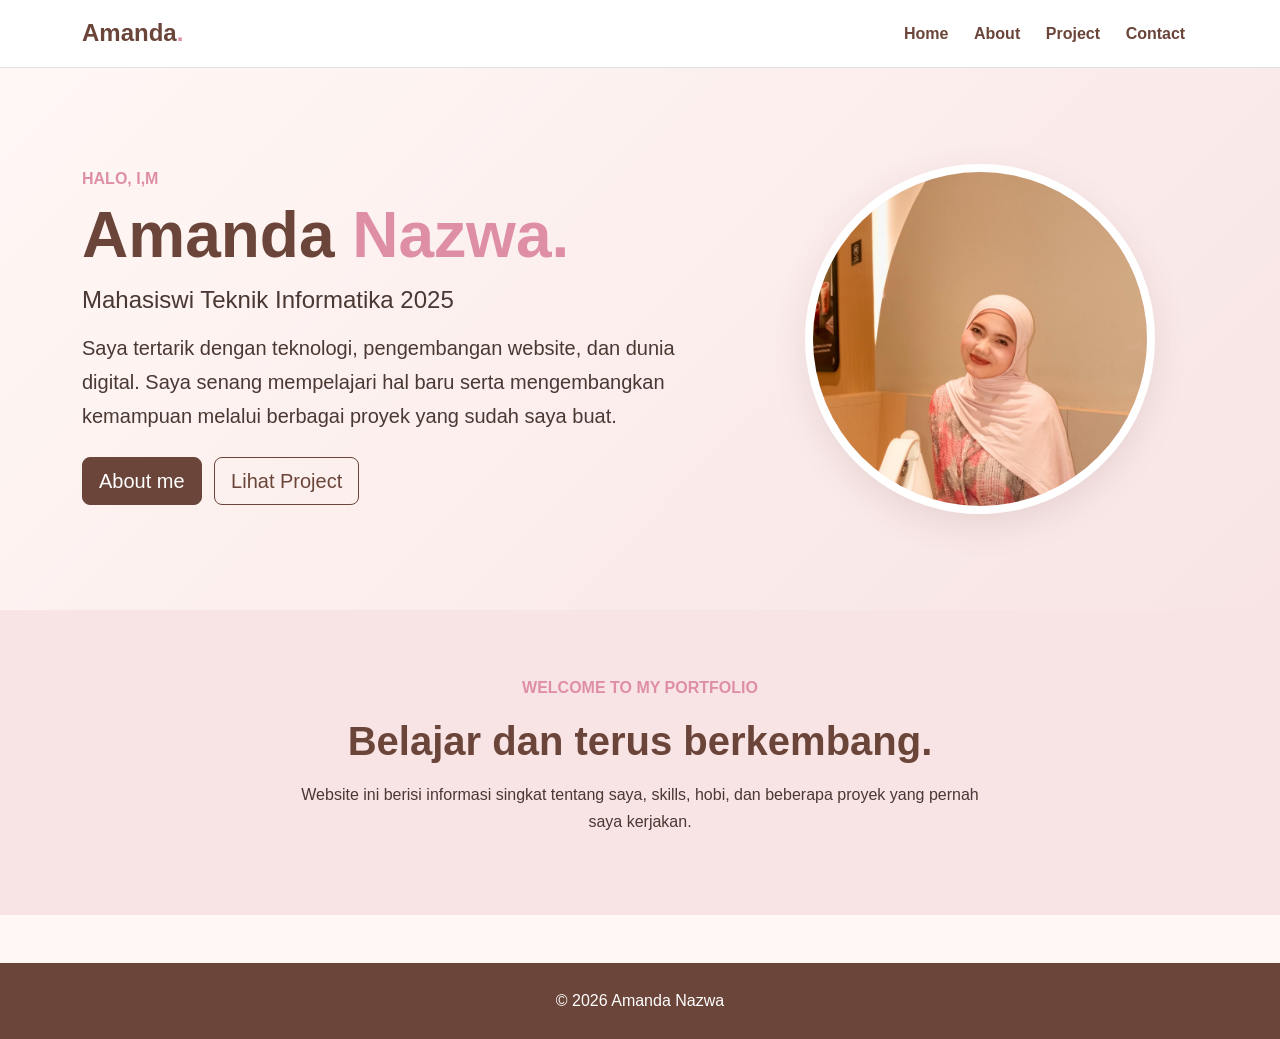
<file: index.html>
<!DOCTYPE html>
<html lang="id">
<head>
  <meta charset="UTF-8">
  <meta name="viewport" content="width=device-width, initial-scale=1">
  <meta name="description" content="Website portofolio Amanda Nazwa, mahasiswa Teknik Informatika.">
  <title>Beranda | Amanda Nazwa</title>
  <link href="https://cdn.jsdelivr.net/npm/bootstrap@5.3.3/dist/css/bootstrap.min.css" rel="stylesheet">
  <link rel="stylesheet" href="/style.css">
</head>
<body>

<header>
  <nav class="navbar navbar-expand-lg navbar-light bg-white sticky-top border-bottom">
    <div class="container">
      <a class="navbar-brand fw-bold brand" href="/">Amanda<span>.</span></a>
      <button class="navbar-toggler" type="button" data-bs-toggle="collapse" data-bs-target="#mainNav" aria-controls="mainNav" aria-expanded="false" aria-label="Buka navigasi">
        <span class="navbar-toggler-icon"></span>
      </button>
      <div class="collapse navbar-collapse" id="mainNav">
        <ul class="navbar-nav ms-auto">
        <li class="nav-item"><a class="nav-link" href="/">Home</a></li>
        <li class="nav-item"><a class="nav-link" href="/about">About</a></li>
        <li class="nav-item"><a class="nav-link" href="/project">Project</a></li>
        <li class="nav-item"><a class="nav-link" href="/contact">Contact</a></li>
      </ul>
      </div>
    </div>
  </nav>
</header>

<main>
  <section class="hero py-5">
    <div class="container py-lg-5">
      <div class="row align-items-center g-5">
        <div class="col-12 col-md-7">
          <p class="eyebrow fw-semibold text-uppercase mb-2">Halo, I,m </p>
          <h1 class="display-3 fw-bold mb-3">Amanda <span>Nazwa.</span></h1>
          <h2 class="h4 mb-3">Mahasiswi Teknik Informatika 2025</h2>
          <p class="lead mb-4">Saya tertarik dengan teknologi, pengembangan website, dan dunia digital. Saya senang mempelajari hal baru serta mengembangkan kemampuan melalui berbagai proyek yang sudah saya buat.</p>
          <a href="about.html" class="btn btn-brown btn-lg me-2 mb-2">About me</a>
          <a href="project.html" class="btn btn-outline-brown btn-lg mb-2">Lihat Project</a>
        </div>
        <div class="col-12 col-md-5 text-center">
          <img src="amandakhailu.jpeg" class="img-fluid profile-img" alt="Foto profil Amanda Nazwa">
        </div>
      </div>
    </div>
  </section>
  <section class="welcome py-5">
    <div class="container text-center py-3">
      <p class="eyebrow fw-semibold text-uppercase">Welcome to my portfolio</p>
      <h2 class="display-6 fw-semibold">Belajar dan terus berkembang.</h2>
      <p class="mx-auto mt-3 section-copy">Website ini berisi informasi singkat tentang saya, skills, hobi, dan beberapa proyek yang pernah saya kerjakan.</p>
    </div>
  </section>
</main>

<footer class="py-4 mt-5">
  <div class="container text-center">
    <p class="mb-0">© 2026 Amanda Nazwa </p>
  </div>
</footer>
<script src="https://cdn.jsdelivr.net/npm/bootstrap@5.3.3/dist/js/bootstrap.bundle.min.js"></script>
</body>
</html>
</file>
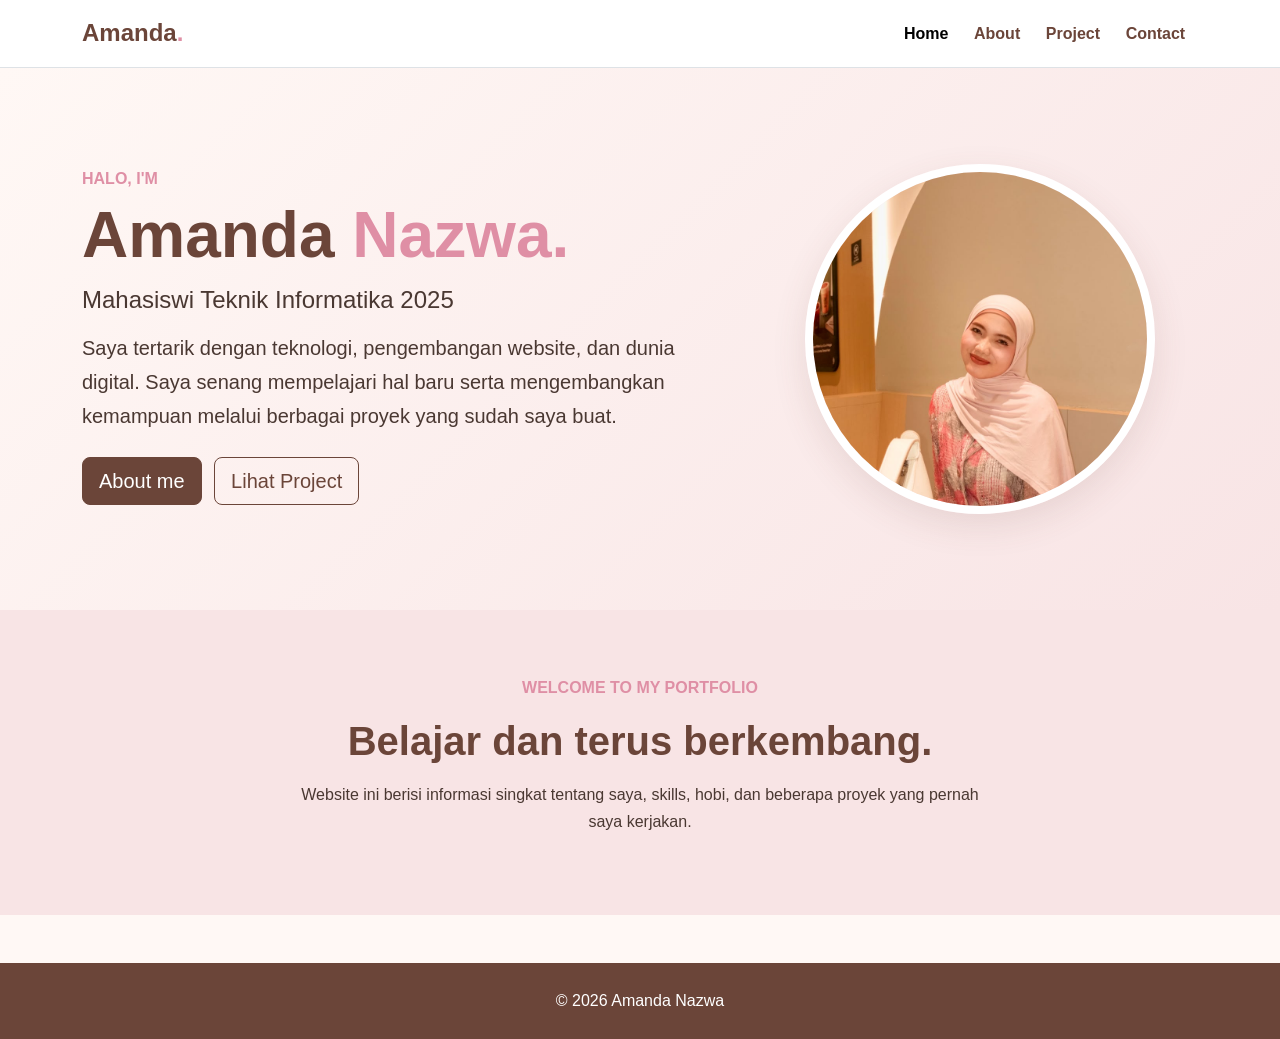
<file: portfolio.html/index.html>
<!DOCTYPE html>
<html lang="id">
<head>
  <meta charset="UTF-8">
  <meta name="viewport" content="width=device-width, initial-scale=1">
  <meta name="description" content="Website portofolio Amanda Nazwa, mahasiswa Teknik Informatika.">

  <title>Beranda | Amanda Nazwa</title>

  <link href="https://cdn.jsdelivr.net/npm/bootstrap@5.3.3/dist/css/bootstrap.min.css" rel="stylesheet">
  <link rel="stylesheet" href="/style.css">
</head>

<body>
<header>
  <nav class="navbar navbar-expand-lg navbar-light bg-white sticky-top border-bottom">
    <div class="container">
      <a class="navbar-brand fw-bold brand" href="/">Amanda<span>.</span></a>

      <button class="navbar-toggler" type="button"
        data-bs-toggle="collapse"
        data-bs-target="#mainNav"
        aria-controls="mainNav"
        aria-expanded="false"
        aria-label="Buka navigasi">
        <span class="navbar-toggler-icon"></span>
      </button>

      <div class="collapse navbar-collapse" id="mainNav">
        <ul class="navbar-nav ms-auto">
          <li class="nav-item">
            <a class="nav-link active" href="/">Home</a>
          </li>
          <li class="nav-item">
            <a class="nav-link" href="/about">About</a>
          </li>
          <li class="nav-item">
            <a class="nav-link" href="/project">Project</a>
          </li>
          <li class="nav-item">
            <a class="nav-link" href="/contact">Contact</a>
          </li>
        </ul>
      </div>
    </div>
  </nav>
</header>

<main>
  <section class="hero py-5">
    <div class="container py-lg-5">
      <div class="row align-items-center g-5">

        <div class="col-12 col-md-7">
          <p class="eyebrow fw-semibold text-uppercase mb-2">Halo, I'm</p>

          <h1 class="display-3 fw-bold mb-3">
            Amanda <span>Nazwa.</span>
          </h1>

          <h2 class="h4 mb-3">Mahasiswi Teknik Informatika 2025</h2>

          <p class="lead mb-4">
            Saya tertarik dengan teknologi, pengembangan website, dan dunia digital.
            Saya senang mempelajari hal baru serta mengembangkan kemampuan melalui
            berbagai proyek yang sudah saya buat.
          </p>

          <a href="/about" class="btn btn-brown btn-lg me-2 mb-2">About me</a>
          <a href="/project" class="btn btn-outline-brown btn-lg mb-2">Lihat Project</a>
        </div>

        <div class="col-12 col-md-5 text-center">
          <img src="/amandakhailu.jpeg"
               class="img-fluid profile-img"
               alt="Foto profil Amanda Nazwa">
        </div>

      </div>
    </div>
  </section>

  <section class="welcome py-5">
    <div class="container text-center py-3">
      <p class="eyebrow fw-semibold text-uppercase">Welcome to my portfolio</p>

      <h2 class="display-6 fw-semibold">Belajar dan terus berkembang.</h2>

      <p class="mx-auto mt-3 section-copy">
        Website ini berisi informasi singkat tentang saya, skills, hobi,
        dan beberapa proyek yang pernah saya kerjakan.
      </p>
    </div>
  </section>
</main>

<footer class="py-4 mt-5">
  <div class="container text-center">
    <p class="mb-0">© 2026 Amanda Nazwa</p>
  </div>
</footer>

<script src="https://cdn.jsdelivr.net/npm/bootstrap@5.3.3/dist/js/bootstrap.bundle.min.js"></script>
</body>
</html>
</file>
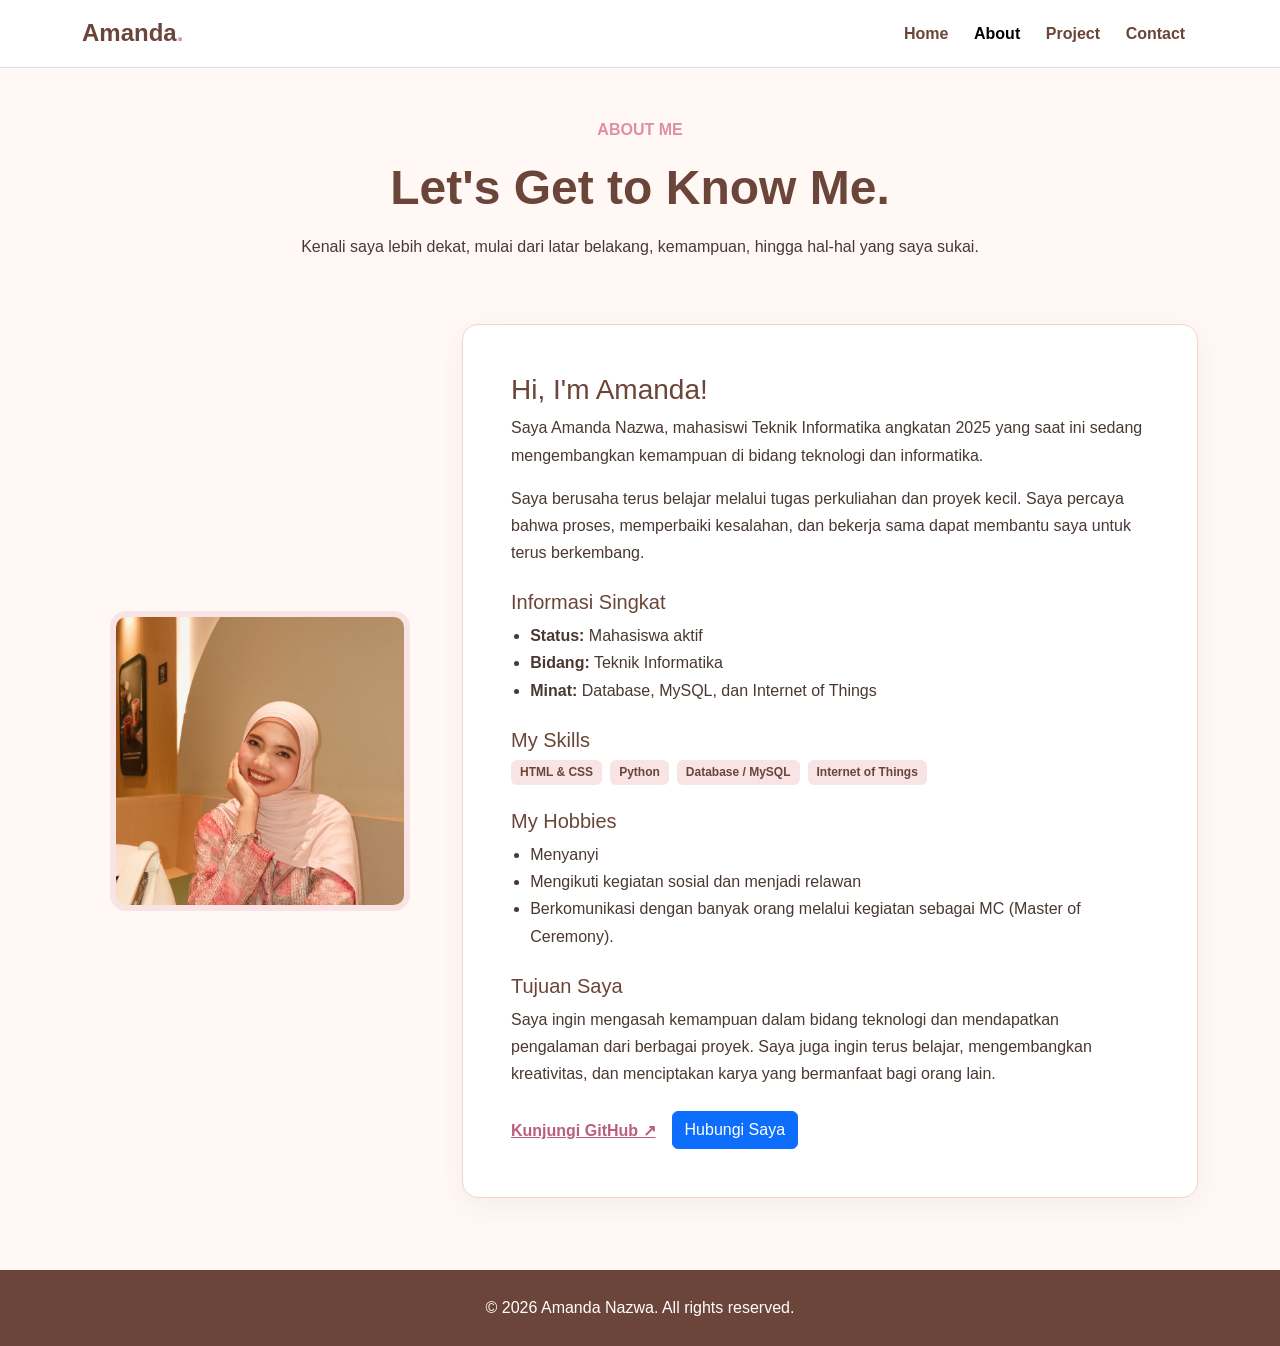
<file: about.html>
<!DOCTYPE html>
<html lang="id">
<head>
  <meta charset="UTF-8">
  <meta name="viewport" content="width=device-width, initial-scale=1">

  <meta name="description" content="Website portofolio Amanda Nazwa, mahasiswi Teknik Informatika.">

  <title>About Me | Amanda Nazwa</title>

  <link
    href="https://cdn.jsdelivr.net/npm/bootstrap@5.3.3/dist/css/bootstrap.min.css"
    rel="stylesheet"
  >

  <link rel="stylesheet" href="/style.css">
</head>

<body>

  <!-- NAVBAR -->
  <header>
    <nav class="navbar navbar-expand-lg navbar-light bg-white sticky-top border-bottom">
      <div class="container">

        <a class="navbar-brand fw-bold brand" href="/">
          Amanda<span>.</span>
        </a>

        <button
          class="navbar-toggler"
          type="button"
          data-bs-toggle="collapse"
          data-bs-target="#mainNav"
          aria-controls="mainNav"
          aria-expanded="false"
          aria-label="Buka navigasi"
        >
          <span class="navbar-toggler-icon"></span>
        </button>

        <div class="collapse navbar-collapse" id="mainNav">
          <ul class="navbar-nav ms-auto">

            <li class="nav-item">
              <a class="nav-link" href="/">Home</a>
            </li>

            <li class="nav-item">
              <a class="nav-link active" href="/about.html">About</a>
            </li>

            <li class="nav-item">
              <a class="nav-link" href="/project.html">Project</a>
            </li>

            <li class="nav-item">
              <a class="nav-link" href="/contact">Contact</a>
            </li>

          </ul>
        </div>

      </div>
    </nav>
  </header>


  <!-- KONTEN ABOUT -->
  <main>

    <!-- JUDUL -->
    <section class="section-heading container text-center py-5">

      <p class="eyebrow fw-semibold text-uppercase">
        About Me
      </p>

      <h1 class="display-5 fw-bold">
        Let's Get to Know Me.
      </h1>

      <p class="mt-3">
        Kenali saya lebih dekat, mulai dari latar belakang,
        kemampuan, hingga hal-hal yang saya sukai.
      </p>

    </section>


    <!-- PROFIL -->
    <section class="container pb-4">

      <div class="row align-items-center g-4">

        <!-- FOTO -->
        <div class="col-12 col-md-4 text-center">

          <img
            src="/amanda.jpg"
            class="img-fluid about-img"
            alt="Foto Amanda Nazwa"
          >

        </div>


        <!-- INFORMASI DIRI -->
        <div class="col-12 col-md-8">

          <div class="content-panel p-4 p-lg-5">

            <h2 class="h3">
              Hi, I'm Amanda!
            </h2>

            <p>
              Saya Amanda Nazwa, mahasiswi Teknik Informatika
              angkatan 2025 yang saat ini sedang mengembangkan
              kemampuan di bidang teknologi dan informatika.
            </p>

            <p>
              Saya berusaha terus belajar melalui tugas perkuliahan
              dan proyek kecil. Saya percaya bahwa proses,
              memperbaiki kesalahan, dan bekerja sama dapat
              membantu saya untuk terus berkembang.
            </p>


            <!-- INFORMASI SINGKAT -->
            <h3 class="h5 mt-4">
              Informasi Singkat
            </h3>

            <ul class="info-list">

              <li>
                <strong>Status:</strong> Mahasiswa aktif
              </li>

              <li>
                <strong>Bidang:</strong> Teknik Informatika
              </li>

              <li>
                <strong>Minat:</strong> Database, MySQL, dan Internet of Things
              </li>

            </ul>


            <!-- SKILLS -->
            <h3 class="h5 mt-4">
              My Skills
            </h3>

            <div class="d-flex flex-wrap gap-2">

              <span class="badge skill-badge">
                HTML &amp; CSS
              </span>

              <span class="badge skill-badge">
                Python
              </span>

              <span class="badge skill-badge">
                Database / MySQL
              </span>

              <span class="badge skill-badge">
                Internet of Things
              </span>

            </div>


            <!-- HOBI -->
            <h3 class="h5 mt-4">
              My Hobbies
            </h3>

            <ul class="info-list">

              <li>Menyanyi</li>

              <li>Mengikuti kegiatan sosial dan menjadi relawan</li>

              <li>
                Berkomunikasi dengan banyak orang melalui kegiatan
                sebagai MC (Master of Ceremony).
              </li>

            </ul>


            <!-- TUJUAN -->
            <h3 class="h5 mt-4">
              Tujuan Saya
            </h3>

            <p>
              Saya ingin mengasah kemampuan dalam bidang teknologi
              dan mendapatkan pengalaman dari berbagai proyek.
              Saya juga ingin terus belajar, mengembangkan kreativitas,
              dan menciptakan karya yang bermanfaat bagi orang lain.
            </p>


            <!-- TOMBOL -->
            <div class="mt-4 d-flex flex-wrap align-items-center gap-3">

              <a
                class="text-link"
                href="https://github.com/amandakhailunaz-star"
                target="_blank"
                rel="noopener noreferrer"
              >
                Kunjungi GitHub ↗
              </a>

              <a
                class="btn btn-primary"
                href="/contact"
              >
                Hubungi Saya
              </a>

            </div>

          </div>

        </div>

      </div>

    </section>

  </main>


  <!-- FOOTER -->
  <footer class="py-4 mt-5">

    <div class="container text-center">

      <p class="mb-0">
        © 2026 Amanda Nazwa. All rights reserved.
      </p>

    </div>

  </footer>
  
  <script
    src="https://cdn.jsdelivr.net/npm/bootstrap@5.3.3/dist/js/bootstrap.bundle.min.js"
  ></script>

</body>
</html>
</file>
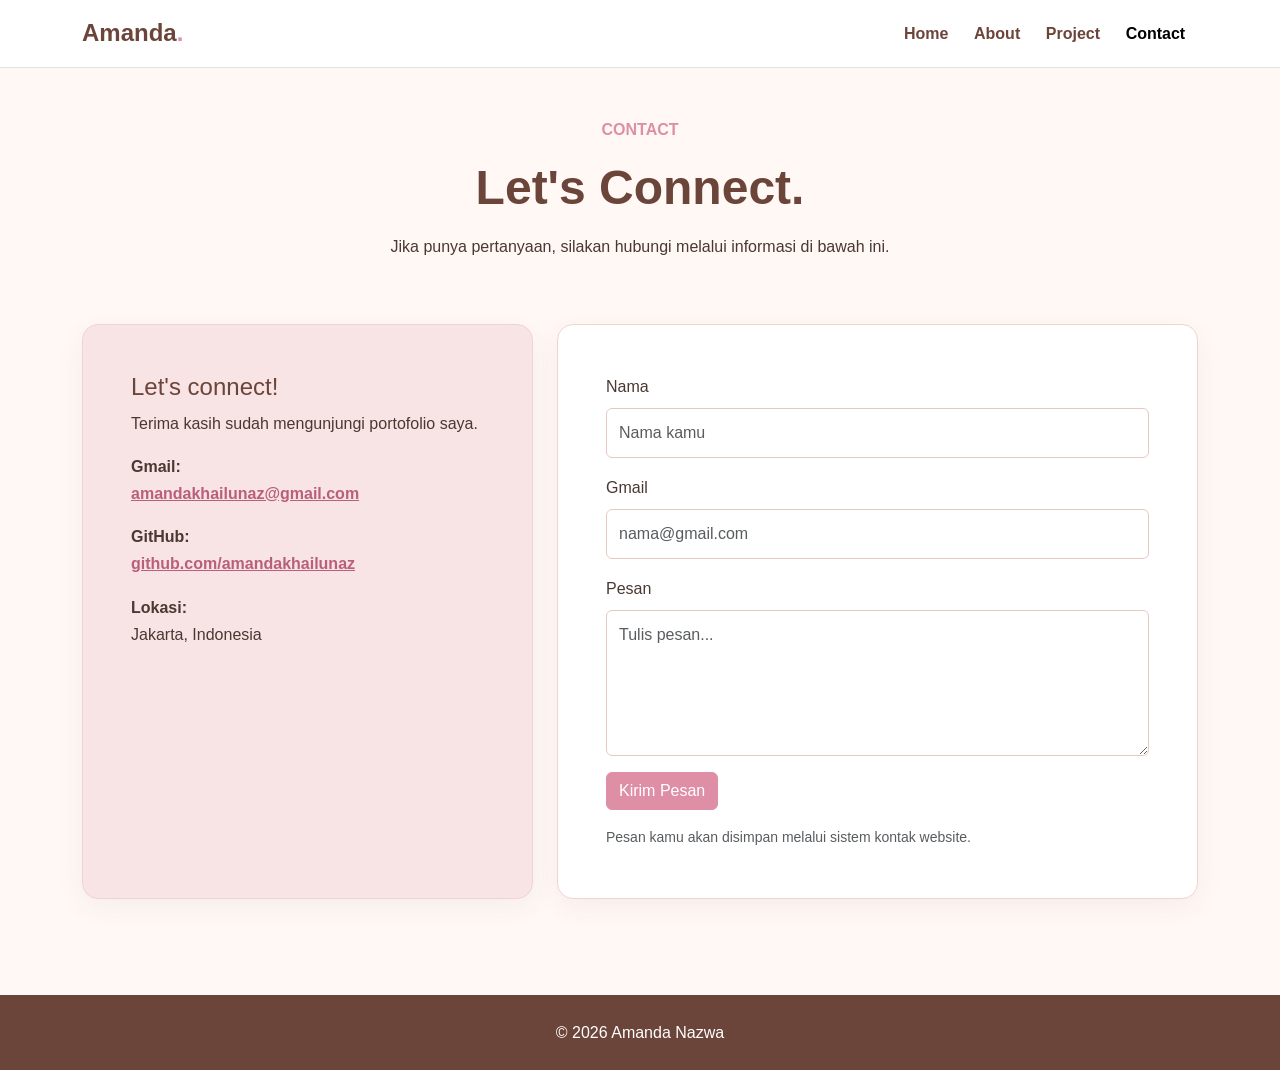
<file: contact.html>
<!DOCTYPE html>
<html lang="id">
<head>
  <meta charset="UTF-8">
  <meta name="viewport" content="width=device-width, initial-scale=1">
  <meta name="description" content="Website portofolio Amanda Nazwa, mahasiswa Teknik Informatika.">

  <title>Kontak | Amanda Nazwa</title>

  <link href="https://cdn.jsdelivr.net/npm/bootstrap@5.3.3/dist/css/bootstrap.min.css" rel="stylesheet">
  <link rel="stylesheet" href="style.css">
</head>

<body>

<header>
  <nav class="navbar navbar-expand-lg navbar-light bg-white sticky-top border-bottom">
    <div class="container">
      <a class="navbar-brand fw-bold brand" href="index.html">
        Amanda<span>.</span>
      </a>

      <button class="navbar-toggler" type="button"
        data-bs-toggle="collapse"
        data-bs-target="#mainNav"
        aria-controls="mainNav"
        aria-expanded="false"
        aria-label="Buka navigasi">

        <span class="navbar-toggler-icon"></span>
      </button>

      <div class="collapse navbar-collapse" id="mainNav">
        <ul class="navbar-nav ms-auto">
          <li class="nav-item">
            <a class="nav-link" href="index.html">Home</a>
          </li>

          <li class="nav-item">
            <a class="nav-link" href="about.html">About</a>
          </li>

          <li class="nav-item">
            <a class="nav-link" href="project.html">Project</a>
          </li>

          <li class="nav-item">
            <a class="nav-link active" href="contact.html">Contact</a>
          </li>
        </ul>
      </div>
    </div>
  </nav>
</header>

<main>

  <section class="section-heading container text-center py-5">
    <p class="eyebrow fw-semibold text-uppercase">Contact</p>

    <h1 class="display-5 fw-bold">Let's Connect.</h1>

    <p class="section-copy mx-auto mt-3">
      Jika punya pertanyaan, silakan hubungi melalui informasi di bawah ini.
    </p>
  </section>

  <section class="container pb-5">
    <div class="row g-4">

      <!-- Informasi Kontak -->
      <div class="col-12 col-md-5">
        <div class="contact-info p-4 p-lg-5 h-100">

          <h2 class="h4">Let's connect!</h2>

          <p>Terima kasih sudah mengunjungi portofolio saya.</p>

          <p>
            <strong>Gmail:</strong><br>
            <a class="text-link" href="mailto:amandakhailunaz@gmail.com">
              amandakhailunaz@gmail.com
            </a>
          </p>

          <p>
            <strong>GitHub:</strong><br>
            <a class="text-link"
              href="https://github.com/amandakhailunaz"
              target="_blank"
              rel="noopener">
              github.com/amandakhailunaz
            </a>
          </p>

          <p class="mb-0">
            <strong>Lokasi:</strong><br>
            Jakarta, Indonesia
          </p>

        </div>
      </div>

      <!-- Form Kontak -->
      <div class="col-12 col-md-7">

        <form class="contact-form p-4 p-lg-5"
          action="/kirim-pesan"
          method="POST">

          <div class="mb-3">
            <label for="nama" class="form-label">Nama</label>

            <input
              type="text"
              class="form-control"
              id="nama"
              name="nama"
              placeholder="Nama kamu"
              required>
          </div>

          <div class="mb-3">
            <label for="gmail" class="form-label">Gmail</label>

            <input
              type="gmail"
              class="form-control"
              id="gmail"
              name="gmail"
              placeholder="nama@gmail.com"
              required>
          </div>

          <div class="mb-3">
            <label for="isi" class="form-label">Pesan</label>

            <textarea
              class="form-control"
              id="isi"
              name="isi"
              rows="5"
              placeholder="Tulis pesan..."
              required></textarea>
          </div>

          <button type="submit" class="btn btn-pink">
            Kirim Pesan
          </button>

          <p class="small text-muted mt-3 mb-0">
            Pesan kamu akan disimpan melalui sistem kontak website.
          </p>

        </form>

      </div>
    </div>
  </section>

</main>

<footer class="py-4 mt-5">
  <div class="container text-center">
    <p class="mb-0">© 2026 Amanda Nazwa</p>
  </div>
</footer>

<script src="https://cdn.jsdelivr.net/npm/bootstrap@5.3.3/dist/js/bootstrap.bundle.min.js"></script>

</body>
</html>
</file>
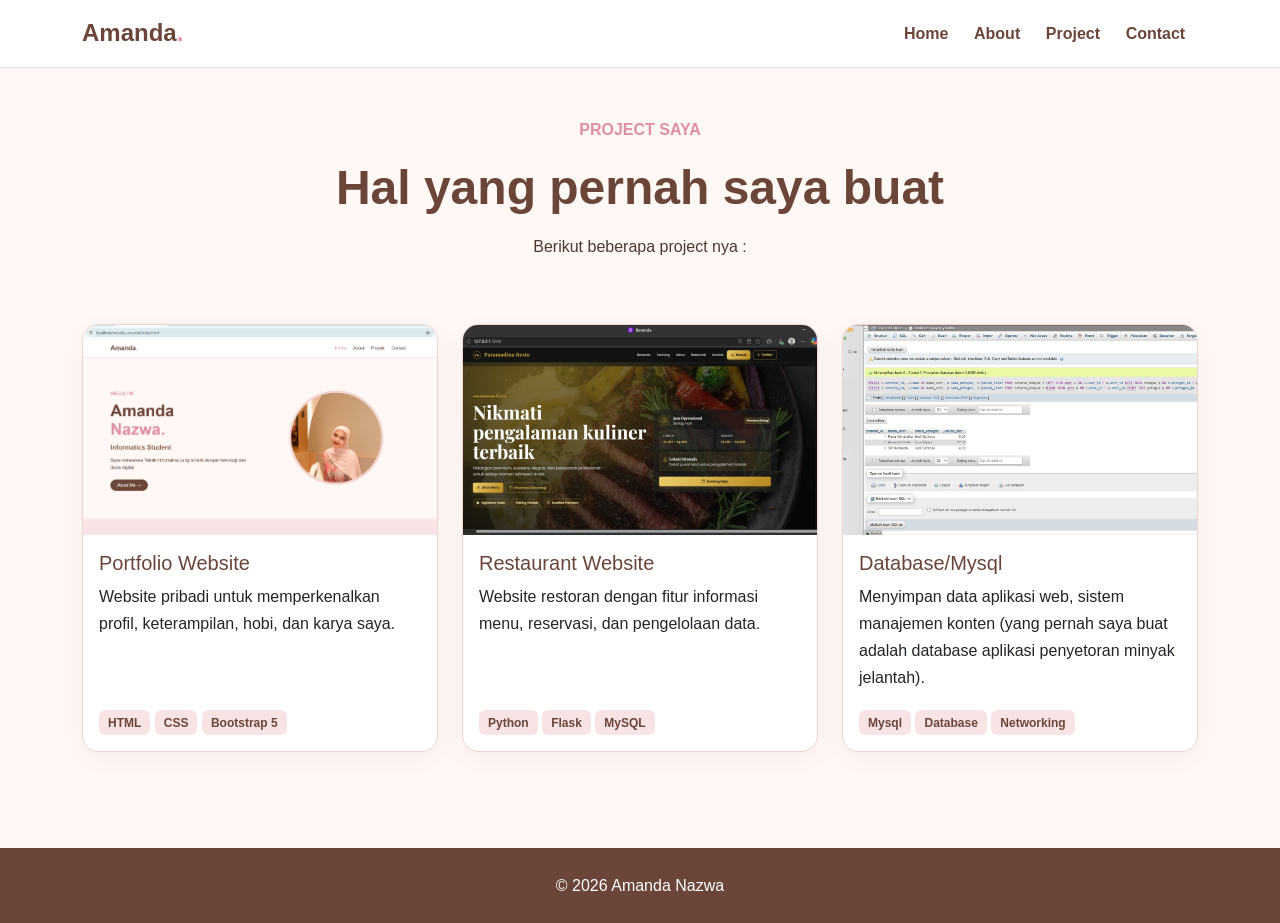
<file: project.html>
<!DOCTYPE html>
<html lang="id">
<head>
  <meta charset="UTF-8">
  <meta name="viewport" content="width=device-width, initial-scale=1">
  <meta name="description" content="Website portofolio Amanda Nazwa, mahasiswa Teknik Informatika.">
  <title>Project | Amanda Nazwa</title>
  <link href="https://cdn.jsdelivr.net/npm/bootstrap@5.3.3/dist/css/bootstrap.min.css" rel="stylesheet">
  <link rel="stylesheet" href="/style.css">
</head>
<body>

<header>
  <nav class="navbar navbar-expand-lg navbar-light bg-white sticky-top border-bottom">
    <div class="container">
      <a class="navbar-brand fw-bold brand" href="index.html">Amanda<span>.</span></a>
      <button class="navbar-toggler" type="button" data-bs-toggle="collapse" data-bs-target="#mainNav" aria-controls="mainNav" aria-expanded="false" aria-label="Buka navigasi">
        <span class="navbar-toggler-icon"></span>
      </button>
      <div class="collapse navbar-collapse" id="mainNav">
        <ul class="navbar-nav ms-auto">
          <li class="nav-item"><a class="nav-link" href="index.html">Home</a></li>
          <li class="nav-item"><a class="nav-link" href="about.html">About</a></li>
          <li class="nav-item"><a class="nav-link" href="project.html">Project</a></li>
          <li class="nav-item"><a class="nav-link" href="/contact">Contact</a></li>
        </ul>
      </div>
    </div>
  </nav>
</header>

<main>
  <section class="section-heading container text-center py-5">
    <p class="eyebrow fw-semibold text-uppercase">Project Saya</p>
    <h1 class="display-5 fw-bold">Hal yang pernah saya buat</h1>
    <p class="section-copy mx-auto mt-3">Berikut beberapa project nya : </p>
  </section>
  <section class="container pb-5">
    <div class="row g-4">
      <div class="col-12 col-md-6 col-lg-4">
        <article class="card project-card h-100">
          <img src="/web_port.png" class="card-img-top project-img" alt="Tampilan website portofolio">
          <div class="card-body d-flex flex-column">
            <h2 class="h5 card-title">Portfolio Website</h2>
            <p class="card-text">Website pribadi untuk memperkenalkan profil, keterampilan, hobi, dan karya saya.</p>
            <div class="mt-auto"><span class="badge skill-badge">HTML</span> <span class="badge skill-badge">CSS</span> <span class="badge skill-badge">Bootstrap 5</span></div>
          </div>
        </article>
      </div>
      <div class="col-12 col-md-6 col-lg-4">
        <article class="card project-card h-100">
          <img src="/web_restaurant.jpg" class="card-img-top project-img" alt="Tampilan website restoran">
          <div class="card-body d-flex flex-column">
            <h2 class="h5 card-title">Restaurant Website</h2>
            <p class="card-text">Website restoran dengan fitur informasi menu, reservasi, dan pengelolaan data.</p>
            <div class="mt-auto"><span class="badge skill-badge">Python</span> <span class="badge skill-badge">Flask</span> <span class="badge skill-badge">MySQL</span></div>
          </div>
        </article>
      </div>
      <div class="col-12 col-md-6 col-lg-4">
        <article class="card project-card h-100">
          <img src="/database_minyakjelantah.jpeg" class="card-img-top project-img" alt="Tampilan Database">
          <div class="card-body d-flex flex-column">
            <h2 class="h5 card-title">Database/Mysql</h2>
            <p class="card-text">Menyimpan data aplikasi web, sistem manajemen konten (yang pernah saya buat adalah database aplikasi penyetoran minyak jelantah).</p>
            <div class="mt-auto"><span class="badge skill-badge">Mysql</span> <span class="badge skill-badge">Database</span> <span class="badge skill-badge">Networking</span></div>
          </div>
        </article>
      </div>
    </div>
  </section>
</main>

<footer class="py-4 mt-5">
  <div class="container text-center">
    <p class="mb-0">© 2026 Amanda Nazwa </p>
  </div>
</footer>
<script src="https://cdn.jsdelivr.net/npm/bootstrap@5.3.3/dist/js/bootstrap.bundle.min.js"></script>
</body>
</html>
</file>
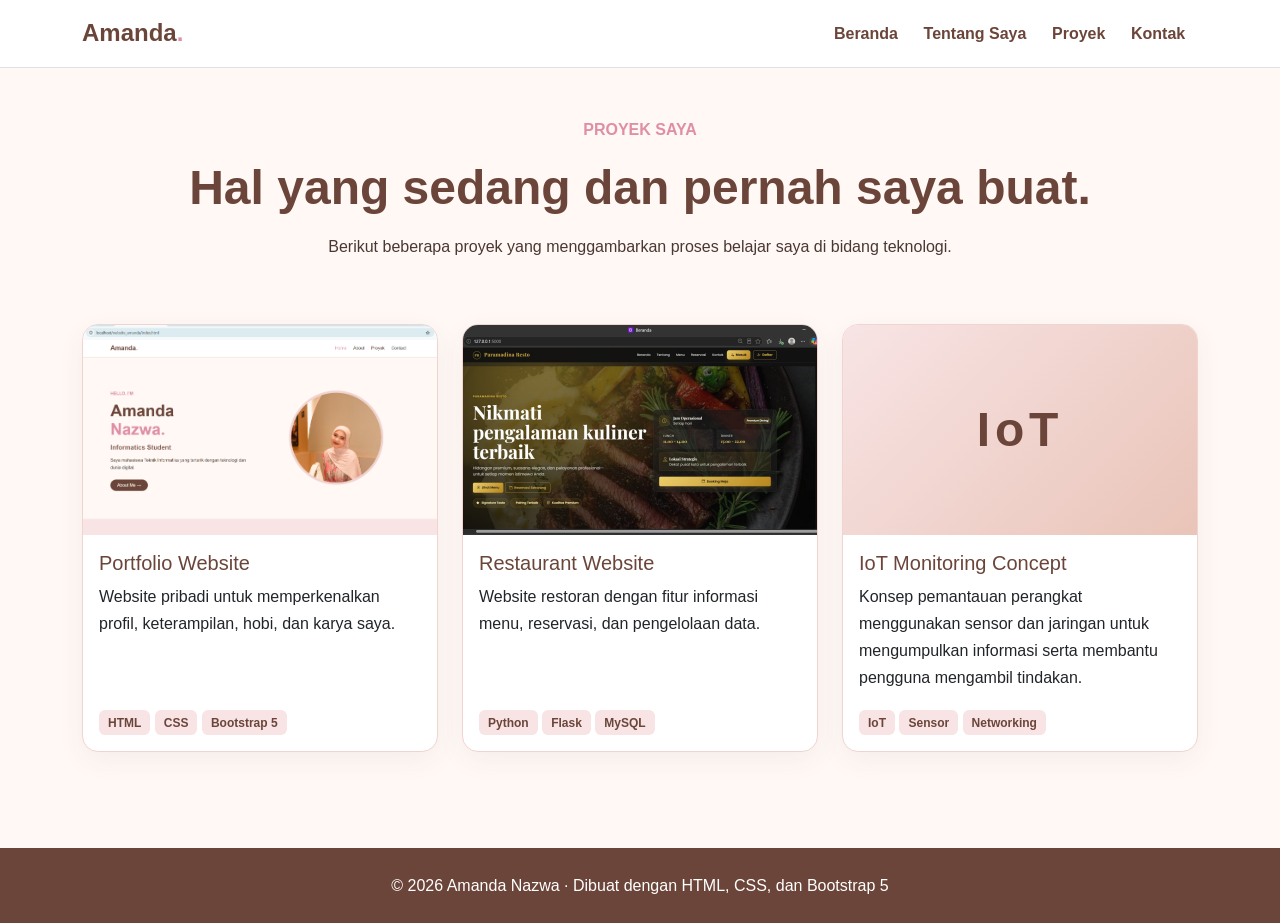
<file: proyek.html>
<!DOCTYPE html>
<html lang="id">
<head>
  <meta charset="UTF-8">
  <meta name="viewport" content="width=device-width, initial-scale=1">
  <meta name="description" content="Website portofolio Amanda Nazwa, mahasiswa Teknik Informatika.">
  <title>Proyek | Amanda Nazwa</title>
  <link href="https://cdn.jsdelivr.net/npm/bootstrap@5.3.3/dist/css/bootstrap.min.css" rel="stylesheet">
  <link rel="stylesheet" href="style.css">
</head>
<body>

<header>
  <nav class="navbar navbar-expand-lg navbar-light bg-white sticky-top border-bottom">
    <div class="container">
      <a class="navbar-brand fw-bold brand" href="index.html">Amanda<span>.</span></a>
      <button class="navbar-toggler" type="button" data-bs-toggle="collapse" data-bs-target="#mainNav" aria-controls="mainNav" aria-expanded="false" aria-label="Buka navigasi">
        <span class="navbar-toggler-icon"></span>
      </button>
      <div class="collapse navbar-collapse" id="mainNav">
        <ul class="navbar-nav ms-auto">
          <li class="nav-item"><a class="nav-link" href="index.html">Beranda</a></li>
          <li class="nav-item"><a class="nav-link" href="about.html">Tentang Saya</a></li>
          <li class="nav-item"><a class="nav-link" href="proyek.html">Proyek</a></li>
          <li class="nav-item"><a class="nav-link" href="contact.html">Kontak</a></li>
        </ul>
      </div>
    </div>
  </nav>
</header>

<main>
  <section class="section-heading container text-center py-5">
    <p class="eyebrow fw-semibold text-uppercase">Proyek Saya</p>
    <h1 class="display-5 fw-bold">Hal yang sedang dan pernah saya buat.</h1>
    <p class="section-copy mx-auto mt-3">Berikut beberapa proyek yang menggambarkan proses belajar saya di bidang teknologi.</p>
  </section>
  <section class="container pb-5">
    <div class="row g-4">
      <div class="col-12 col-md-6 col-lg-4">
        <article class="card project-card h-100">
          <img src="web_port.png" class="card-img-top project-img" alt="Tampilan website portofolio">
          <div class="card-body d-flex flex-column">
            <h2 class="h5 card-title">Portfolio Website</h2>
            <p class="card-text">Website pribadi untuk memperkenalkan profil, keterampilan, hobi, dan karya saya.</p>
            <div class="mt-auto"><span class="badge skill-badge">HTML</span> <span class="badge skill-badge">CSS</span> <span class="badge skill-badge">Bootstrap 5</span></div>
          </div>
        </article>
      </div>
      <div class="col-12 col-md-6 col-lg-4">
        <article class="card project-card h-100">
          <img src="web_restaurant.jpg" class="card-img-top project-img" alt="Tampilan website restoran">
          <div class="card-body d-flex flex-column">
            <h2 class="h5 card-title">Restaurant Website</h2>
            <p class="card-text">Website restoran dengan fitur informasi menu, reservasi, dan pengelolaan data.</p>
            <div class="mt-auto"><span class="badge skill-badge">Python</span> <span class="badge skill-badge">Flask</span> <span class="badge skill-badge">MySQL</span></div>
          </div>
        </article>
      </div>
      <div class="col-12 col-md-6 col-lg-4">
        <article class="card project-card h-100">
          <div class="project-placeholder d-flex align-items-center justify-content-center" role="img" aria-label="Ilustrasi proyek Internet of Things">IoT</div>
          <div class="card-body d-flex flex-column">
            <h2 class="h5 card-title">IoT Monitoring Concept</h2>
            <p class="card-text">Konsep pemantauan perangkat menggunakan sensor dan jaringan untuk mengumpulkan informasi serta membantu pengguna mengambil tindakan.</p>
            <div class="mt-auto"><span class="badge skill-badge">IoT</span> <span class="badge skill-badge">Sensor</span> <span class="badge skill-badge">Networking</span></div>
          </div>
        </article>
      </div>
    </div>
  </section>
</main>

<footer class="py-4 mt-5">
  <div class="container text-center">
    <p class="mb-0">© 2026 Amanda Nazwa · Dibuat dengan HTML, CSS, dan Bootstrap 5</p>
  </div>
</footer>
<script src="https://cdn.jsdelivr.net/npm/bootstrap@5.3.3/dist/js/bootstrap.bundle.min.js"></script>
</body>
</html>
</file>
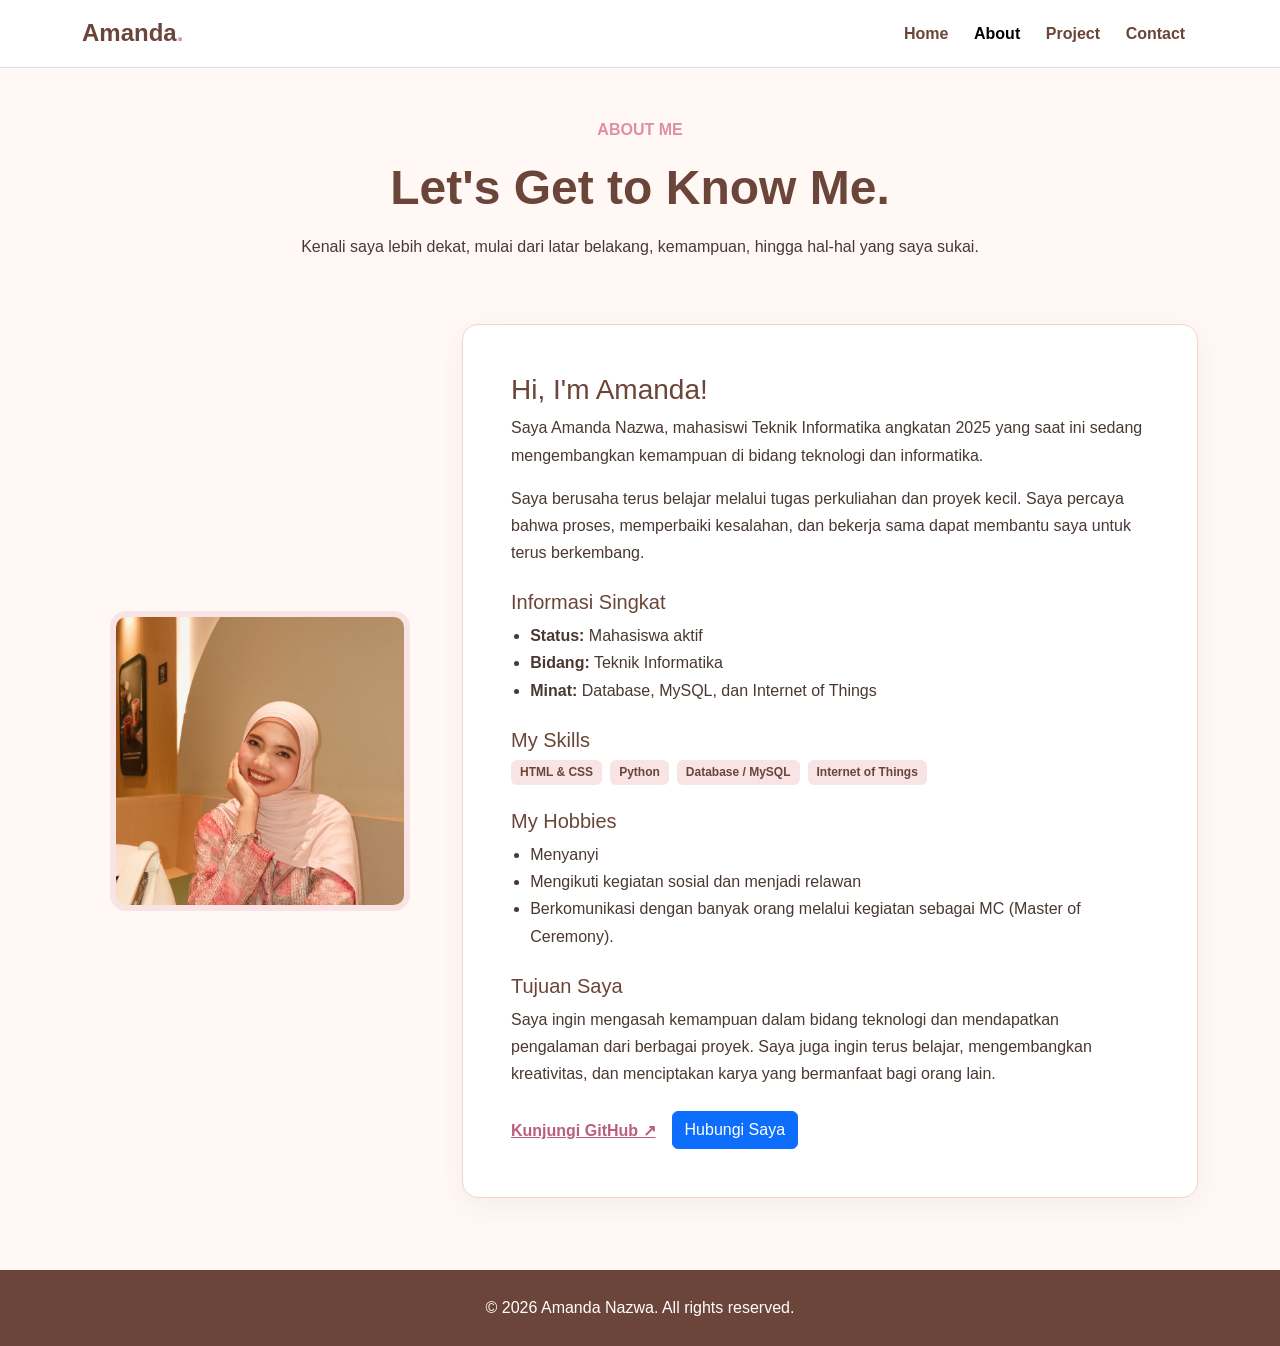
<file: portfolio.html/about.html>
<!DOCTYPE html>
<html lang="id">
<head>
  <meta charset="UTF-8">
  <meta name="viewport" content="width=device-width, initial-scale=1">

  <meta name="description" content="Website portofolio Amanda Nazwa, mahasiswi Teknik Informatika.">

  <title>About Me | Amanda Nazwa</title>

  <link
    href="https://cdn.jsdelivr.net/npm/bootstrap@5.3.3/dist/css/bootstrap.min.css"
    rel="stylesheet"
  >

  <link rel="stylesheet" href="style.css">
</head>

<body>

  <!-- NAVBAR -->
  <header>
    <nav class="navbar navbar-expand-lg navbar-light bg-white sticky-top border-bottom">
      <div class="container">

        <a class="navbar-brand fw-bold brand" href="index.html">
          Amanda<span>.</span>
        </a>

        <button
          class="navbar-toggler"
          type="button"
          data-bs-toggle="collapse"
          data-bs-target="#mainNav"
          aria-controls="mainNav"
          aria-expanded="false"
          aria-label="Buka navigasi"
        >
          <span class="navbar-toggler-icon"></span>
        </button>

        <div class="collapse navbar-collapse" id="mainNav">
          <ul class="navbar-nav ms-auto">

            <li class="nav-item">
              <a class="nav-link" href="index.html">Home</a>
            </li>

            <li class="nav-item">
              <a class="nav-link active" href="about.html">About</a>
            </li>

            <li class="nav-item">
              <a class="nav-link" href="project.html">Project</a>
            </li>

            <li class="nav-item">
              <a class="nav-link" href="contact.html">Contact</a>
            </li>

          </ul>
        </div>

      </div>
    </nav>
  </header>


  <!-- KONTEN ABOUT -->
  <main>

    <!-- JUDUL -->
    <section class="section-heading container text-center py-5">

      <p class="eyebrow fw-semibold text-uppercase">
        About Me
      </p>

      <h1 class="display-5 fw-bold">
        Let's Get to Know Me.
      </h1>

      <p class="mt-3">
        Kenali saya lebih dekat, mulai dari latar belakang,
        kemampuan, hingga hal-hal yang saya sukai.
      </p>

    </section>


    <!-- PROFIL -->
    <section class="container pb-4">

      <div class="row align-items-center g-4">

        <!-- FOTO -->
        <div class="col-12 col-md-4 text-center">

          <img
            src="amanda.jpg"
            class="img-fluid about-img"
            alt="Foto Amanda Nazwa"
          >

        </div>


        <!-- INFORMASI DIRI -->
        <div class="col-12 col-md-8">

          <div class="content-panel p-4 p-lg-5">

            <h2 class="h3">
              Hi, I'm Amanda!
            </h2>

            <p>
              Saya Amanda Nazwa, mahasiswi Teknik Informatika
              angkatan 2025 yang saat ini sedang mengembangkan
              kemampuan di bidang teknologi dan informatika.
            </p>

            <p>
              Saya berusaha terus belajar melalui tugas perkuliahan
              dan proyek kecil. Saya percaya bahwa proses,
              memperbaiki kesalahan, dan bekerja sama dapat
              membantu saya untuk terus berkembang.
            </p>


            <!-- INFORMASI SINGKAT -->
            <h3 class="h5 mt-4">
              Informasi Singkat
            </h3>

            <ul class="info-list">

              <li>
                <strong>Status:</strong> Mahasiswa aktif
              </li>

              <li>
                <strong>Bidang:</strong> Teknik Informatika
              </li>

              <li>
                <strong>Minat:</strong> Database, MySQL, dan Internet of Things
              </li>

            </ul>


            <!-- SKILLS -->
            <h3 class="h5 mt-4">
              My Skills
            </h3>

            <div class="d-flex flex-wrap gap-2">

              <span class="badge skill-badge">
                HTML &amp; CSS
              </span>

              <span class="badge skill-badge">
                Python
              </span>

              <span class="badge skill-badge">
                Database / MySQL
              </span>

              <span class="badge skill-badge">
                Internet of Things
              </span>

            </div>


            <!-- HOBI -->
            <h3 class="h5 mt-4">
              My Hobbies
            </h3>

            <ul class="info-list">

              <li>Menyanyi</li>

              <li>Mengikuti kegiatan sosial dan menjadi relawan</li>

              <li>
                Berkomunikasi dengan banyak orang melalui kegiatan
                sebagai MC (Master of Ceremony).
              </li>

            </ul>


            <!-- TUJUAN -->
            <h3 class="h5 mt-4">
              Tujuan Saya
            </h3>

            <p>
              Saya ingin mengasah kemampuan dalam bidang teknologi
              dan mendapatkan pengalaman dari berbagai proyek.
              Saya juga ingin terus belajar, mengembangkan kreativitas,
              dan menciptakan karya yang bermanfaat bagi orang lain.
            </p>


            <!-- TOMBOL -->
            <div class="mt-4 d-flex flex-wrap align-items-center gap-3">

              <a
                class="text-link"
                href="https://github.com/amandakhailunaz-star"
                target="_blank"
                rel="noopener noreferrer"
              >
                Kunjungi GitHub ↗
              </a>

              <a
                class="btn btn-primary"
                href="contact.html"
              >
                Hubungi Saya
              </a>

            </div>

          </div>

        </div>

      </div>

    </section>

  </main>


  <!-- FOOTER -->
  <footer class="py-4 mt-5">

    <div class="container text-center">

      <p class="mb-0">
        © 2026 Amanda Nazwa. All rights reserved.
      </p>

    </div>

  </footer>
  
  <script
    src="https://cdn.jsdelivr.net/npm/bootstrap@5.3.3/dist/js/bootstrap.bundle.min.js"
  ></script>

</body>
</html>
</file>
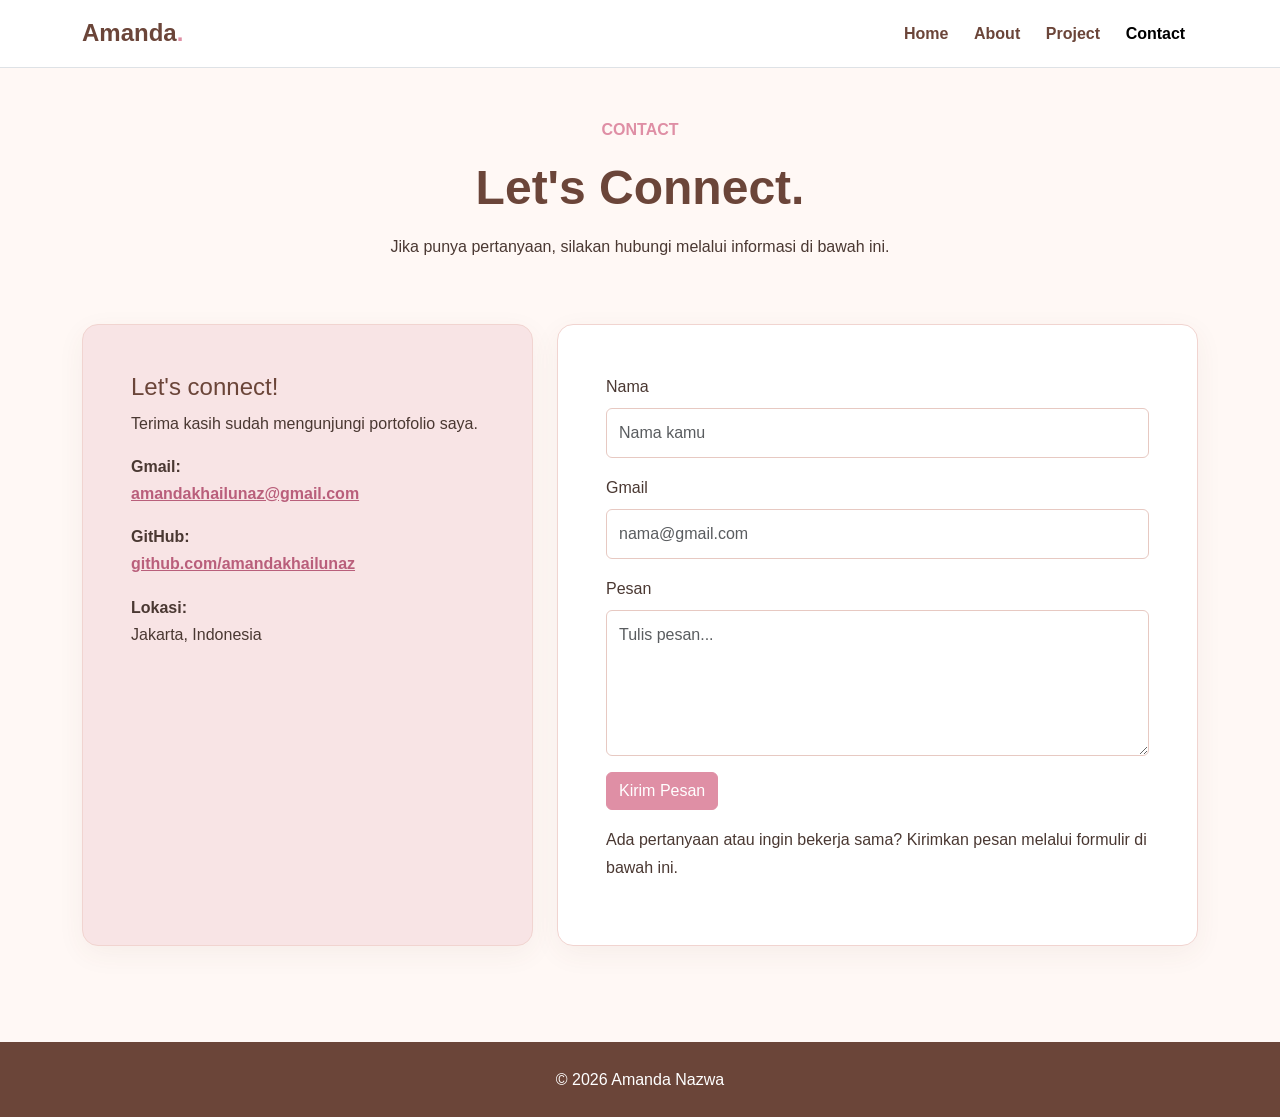
<file: portfolio.html/contact.html>
<!DOCTYPE html>
<html lang="id">
<head>
  <meta charset="UTF-8">
  <meta name="viewport" content="width=device-width, initial-scale=1">
  <meta name="description" content="Website portofolio Amanda Nazwa, mahasiswa Teknik Informatika.">

  <title>Kontak | Amanda Nazwa</title>

  <link href="https://cdn.jsdelivr.net/npm/bootstrap@5.3.3/dist/css/bootstrap.min.css" rel="stylesheet">
  <link rel="stylesheet" href="/style.css">
</head>

<body>

<header>
  <nav class="navbar navbar-expand-lg navbar-light bg-white sticky-top border-bottom">
    <div class="container">
      <a class="navbar-brand fw-bold brand" href="/index.html">
        Amanda<span>.</span>
      </a>

      <button class="navbar-toggler" type="button"
        data-bs-toggle="collapse"
        data-bs-target="#mainNav"
        aria-controls="mainNav"
        aria-expanded="false"
        aria-label="Buka navigasi">
        <span class="navbar-toggler-icon"></span>
      </button>

      <div class="collapse navbar-collapse" id="mainNav">
        <ul class="navbar-nav ms-auto">
          <li class="nav-item">
            <a class="nav-link" href="/index.html">Home</a>
          </li>
          <li class="nav-item">
            <a class="nav-link" href="/about.html">About</a>
          </li>
          <li class="nav-item">
            <a class="nav-link" href="/project.html">Project</a>
          </li>
          <li class="nav-item">
            <a class="nav-link active" href="/contact.html">Contact</a>
          </li>
        </ul>
      </div>
    </div>
  </nav>
</header>

<main>

  <section class="section-heading container text-center py-5">
    <p class="eyebrow fw-semibold text-uppercase">Contact</p>
    <h1 class="display-5 fw-bold">Let's Connect.</h1>
    <p class="section-copy mx-auto mt-3">
      Jika punya pertanyaan, silakan hubungi melalui informasi di bawah ini.
    </p>
  </section>

  <section class="container pb-5">
    <div class="row g-4">

      <div class="col-12 col-md-5">
        <div class="contact-info p-4 p-lg-5 h-100">
          <h2 class="h4">Let's connect!</h2>
          <p>Terima kasih sudah mengunjungi portofolio saya.</p>

          <p>
            <strong>Gmail:</strong><br>
            <a class="text-link" href="mailto:amandakhailunaz@gmail.com">
              amandakhailunaz@gmail.com
            </a>
          </p>

          <p>
            <strong>GitHub:</strong><br>
            <a class="text-link"
              href="https://github.com/amandakhailunaz"
              target="_blank"
              rel="noopener noreferrer">
              github.com/amandakhailunaz
            </a>
          </p>

          <p class="mb-0">
            <strong>Lokasi:</strong><br>
            Jakarta, Indonesia
          </p>
        </div>
      </div>

      <div class="col-12 col-md-7">
        <form class="contact-form p-4 p-lg-5"
              action="/kirim-pesan"
              method="POST">

          <div class="mb-3">
            <label for="nama" class="form-label">Nama</label>
            <input type="text" class="form-control"
              id="nama" name="nama"
              placeholder="Nama kamu" required>
          </div>

          <div class="mb-3">
            <label for="gmail" class="form-label">Gmail</label>
            <input type="email" class="form-control"
              id="gmail" name="gmail"
              placeholder="nama@gmail.com" required>
          </div>

          <div class="mb-3">
            <label for="isi" class="form-label">Pesan</label>
            <textarea class="form-control"
              id="isi" name="isi" rows="5"
              placeholder="Tulis pesan..." required></textarea>
          </div>

          <button type="submit" class="btn btn-pink">
            Kirim Pesan
          </button>

          <p class="contact-description mt-3">
            Ada pertanyaan atau ingin bekerja sama? Kirimkan pesan melalui formulir di bawah ini.
          </p>
        </form>
      </div>

    </div>
  </section>

</main>

<footer class="py-4 mt-5">
  <div class="container text-center">
    <p class="mb-0">© 2026 Amanda Nazwa</p>
  </div>
</footer>

<script src="https://cdn.jsdelivr.net/npm/bootstrap@5.3.3/dist/js/bootstrap.bundle.min.js"></script>

</body>
</html>
</file>
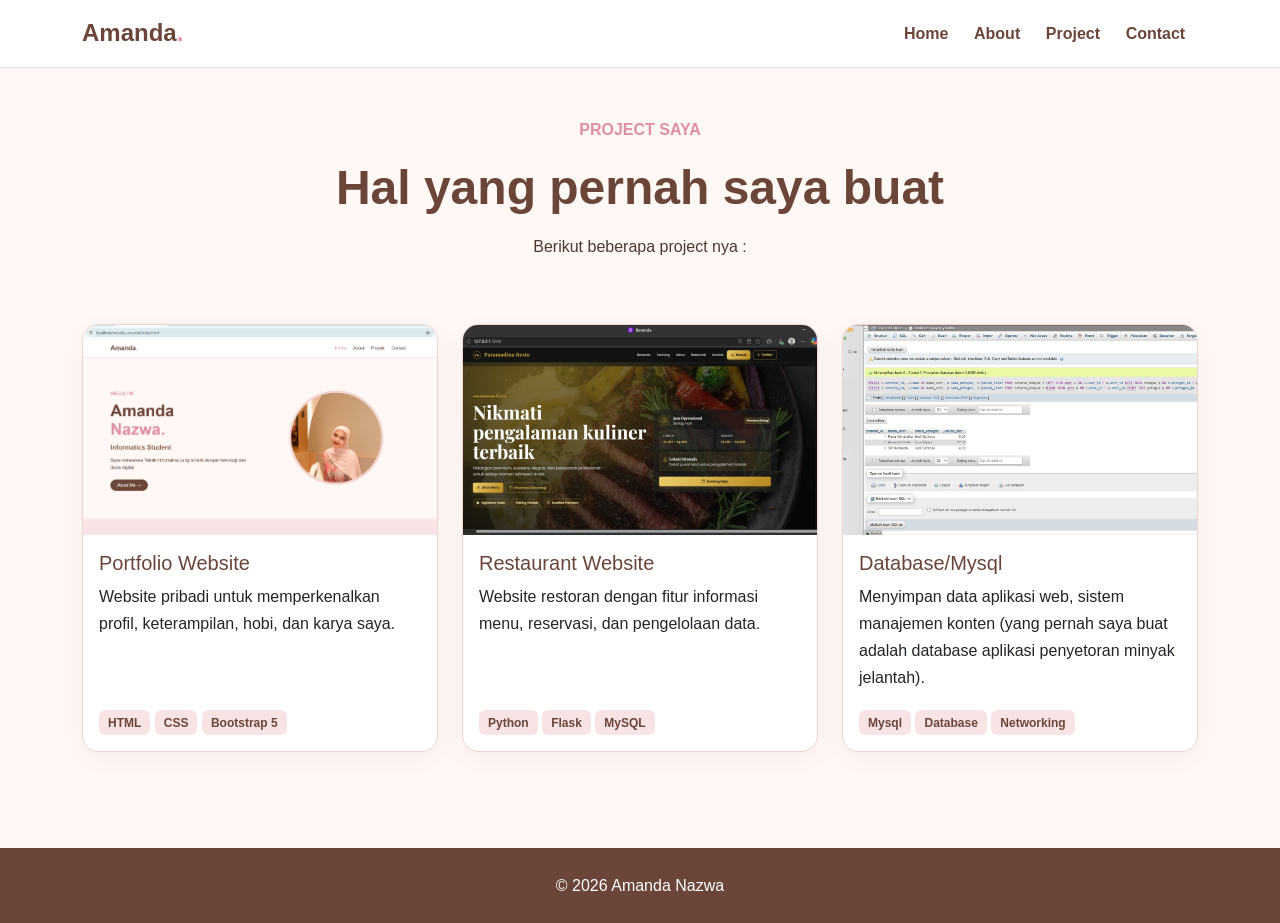
<file: portfolio.html/project.html>
<!DOCTYPE html>
<html lang="id">
<head>
  <meta charset="UTF-8">
  <meta name="viewport" content="width=device-width, initial-scale=1">
  <meta name="description" content="Website portofolio Amanda Nazwa, mahasiswa Teknik Informatika.">
  <title>Project | Amanda Nazwa</title>
  <link href="https://cdn.jsdelivr.net/npm/bootstrap@5.3.3/dist/css/bootstrap.min.css" rel="stylesheet">
  <link rel="stylesheet" href="style.css">
</head>
<body>

<header>
  <nav class="navbar navbar-expand-lg navbar-light bg-white sticky-top border-bottom">
    <div class="container">
      <a class="navbar-brand fw-bold brand" href="index.html">Amanda<span>.</span></a>
      <button class="navbar-toggler" type="button" data-bs-toggle="collapse" data-bs-target="#mainNav" aria-controls="mainNav" aria-expanded="false" aria-label="Buka navigasi">
        <span class="navbar-toggler-icon"></span>
      </button>
      <div class="collapse navbar-collapse" id="mainNav">
        <ul class="navbar-nav ms-auto">
          <li class="nav-item"><a class="nav-link" href="index.html">Home</a></li>
          <li class="nav-item"><a class="nav-link" href="about.html">About</a></li>
          <li class="nav-item"><a class="nav-link" href="project.html">Project</a></li>
          <li class="nav-item"><a class="nav-link" href="contact.html">Contact</a></li>
        </ul>
      </div>
    </div>
  </nav>
</header>

<main>
  <section class="section-heading container text-center py-5">
    <p class="eyebrow fw-semibold text-uppercase">Project Saya</p>
    <h1 class="display-5 fw-bold">Hal yang pernah saya buat</h1>
    <p class="section-copy mx-auto mt-3">Berikut beberapa project nya : </p>
  </section>
  <section class="container pb-5">
    <div class="row g-4">
      <div class="col-12 col-md-6 col-lg-4">
        <article class="card project-card h-100">
          <img src="web_port.png" class="card-img-top project-img" alt="Tampilan website portofolio">
          <div class="card-body d-flex flex-column">
            <h2 class="h5 card-title">Portfolio Website</h2>
            <p class="card-text">Website pribadi untuk memperkenalkan profil, keterampilan, hobi, dan karya saya.</p>
            <div class="mt-auto"><span class="badge skill-badge">HTML</span> <span class="badge skill-badge">CSS</span> <span class="badge skill-badge">Bootstrap 5</span></div>
          </div>
        </article>
      </div>
      <div class="col-12 col-md-6 col-lg-4">
        <article class="card project-card h-100">
          <img src="web_restaurant.jpg" class="card-img-top project-img" alt="Tampilan website restoran">
          <div class="card-body d-flex flex-column">
            <h2 class="h5 card-title">Restaurant Website</h2>
            <p class="card-text">Website restoran dengan fitur informasi menu, reservasi, dan pengelolaan data.</p>
            <div class="mt-auto"><span class="badge skill-badge">Python</span> <span class="badge skill-badge">Flask</span> <span class="badge skill-badge">MySQL</span></div>
          </div>
        </article>
      </div>
      <div class="col-12 col-md-6 col-lg-4">
        <article class="card project-card h-100">
          <img src="database_minyakjelantah.jpeg" class="card-img-top project-img" alt="Tampilan Database">
          <div class="card-body d-flex flex-column">
            <h2 class="h5 card-title">Database/Mysql</h2>
            <p class="card-text">Menyimpan data aplikasi web, sistem manajemen konten (yang pernah saya buat adalah database aplikasi penyetoran minyak jelantah).</p>
            <div class="mt-auto"><span class="badge skill-badge">Mysql</span> <span class="badge skill-badge">Database</span> <span class="badge skill-badge">Networking</span></div>
          </div>
        </article>
      </div>
    </div>
  </section>
</main>

<footer class="py-4 mt-5">
  <div class="container text-center">
    <p class="mb-0">© 2026 Amanda Nazwa </p>
  </div>
</footer>
<script src="https://cdn.jsdelivr.net/npm/bootstrap@5.3.3/dist/js/bootstrap.bundle.min.js"></script>
</body>
</html>
</file>
<file: style.css>
:root {
  --pink: #df8fa5;
  --pink-light: #f8e4e5;
  --brown: #6b4539;
  --brown-soft: #8a6255;
  --cream: #fff8f5;
}

* { box-sizing: border-box; }
html { scroll-behavior: smooth; }
body {
  margin: 0;
  background: var(--cream);
  color: #4a3832;
  font-family: Arial, sans-serif;
  line-height: 1.7;
}
.brand { color: var(--brown) !important; font-size: 1.5rem; }
.brand span, .eyebrow { color: var(--pink); }
.navbar .nav-link { color: var(--brown); font-weight: 600; padding-inline: .8rem !important; }
.navbar .nav-link:hover, .navbar .nav-link:focus { color: var(--pink); }
.hero { background: linear-gradient(135deg, #fff8f5 0%, #f8e4e5 100%); }
.hero h1 { color: var(--brown); line-height: 1.1; }
.hero h1 span { color: var(--pink); }
.profile-img { width: min(100%, 350px); aspect-ratio: 1; object-fit: cover; border-radius: 50%; border: 8px solid white; box-shadow: 0 12px 35px rgba(107,69,57,.12); }
.btn-brown { background: var(--brown); border-color: var(--brown); color: white; }
.btn-brown:hover { background: #52342b; border-color: #52342b; color: white; }
.btn-outline-brown { color: var(--brown); border-color: var(--brown); }
.btn-outline-brown:hover { color: white; background: var(--brown); }
.btn-pink { color: white; background: var(--pink); border-color: var(--pink); }
.btn-pink:hover { color: white; background: #c9758d; border-color: #c9758d; }
.welcome { background: var(--pink-light); }
.welcome h2, .section-heading h1 { color: var(--brown); }
.section-copy { max-width: 680px; }
.content-panel, .contact-info, .contact-form { background: white; border: 1px solid #f1d4d0; border-radius: 1rem; box-shadow: 0 8px 28px rgba(107,69,57,.06); }
.about-img { width: min(100%, 300px); aspect-ratio: 1; object-fit: cover; border-radius: 1rem; border: 6px solid var(--pink-light); }
.content-panel h2, .content-panel h3, .contact-info h2, .project-card h2 { color: var(--brown); }
.info-list { padding-left: 1.2rem; }
.skill-badge { background: var(--pink-light); color: var(--brown); font-weight: 600; padding: .55em .75em; }
.text-link { color: #b95f7b; font-weight: 600; overflow-wrap: anywhere; }
.text-link:hover { color: var(--brown); }
.project-card { border: 1px solid #f1d4d0; border-radius: 1rem; overflow: hidden; box-shadow: 0 8px 28px rgba(107,69,57,.06); transition: transform .2s ease, box-shadow .2s ease; }
.project-card:hover { transform: translateY(-4px); box-shadow: 0 12px 30px rgba(107,69,57,.12); }
.project-img { height: 210px; object-fit: cover; }
.project-placeholder { height: 210px; background: linear-gradient(135deg, #f8e4e5, #e9c4b8); color: var(--brown); font-size: 3rem; font-weight: 800; letter-spacing: .1em; }
.contact-info { background: var(--pink-light); }
.form-control { border-color: #e7c9c2; padding: .75rem; }
.form-control:focus { border-color: var(--pink); box-shadow: 0 0 0 .2rem rgba(223,143,165,.2); }
footer { background: var(--brown); color: white; }
@media (max-width: 575.98px) {
  .hero h1 { font-size: clamp(2.6rem, 12vw, 3.6rem); }
  .section-heading h1 { font-size: 2.2rem; }
  .hero .container { padding-top: 2rem !important; }
  .profile-img { max-width: 260px; }
}
</file>
<file: portfolio.html/style.css>
:root {
  --pink: #df8fa5;
  --pink-light: #f8e4e5;
  --brown: #6b4539;
  --brown-soft: #8a6255;
  --cream: #fff8f5;
}

* { box-sizing: border-box; }
html { scroll-behavior: smooth; }
body {
  margin: 0;
  background: var(--cream);
  color: #4a3832;
  font-family: Arial, sans-serif;
  line-height: 1.7;
}
.brand { color: var(--brown) !important; font-size: 1.5rem; }
.brand span, .eyebrow { color: var(--pink); }
.navbar .nav-link { color: var(--brown); font-weight: 600; padding-inline: .8rem !important; }
.navbar .nav-link:hover, .navbar .nav-link:focus { color: var(--pink); }
.hero { background: linear-gradient(135deg, #fff8f5 0%, #f8e4e5 100%); }
.hero h1 { color: var(--brown); line-height: 1.1; }
.hero h1 span { color: var(--pink); }
.profile-img { width: min(100%, 350px); aspect-ratio: 1; object-fit: cover; border-radius: 50%; border: 8px solid white; box-shadow: 0 12px 35px rgba(107,69,57,.12); }
.btn-brown { background: var(--brown); border-color: var(--brown); color: white; }
.btn-brown:hover { background: #52342b; border-color: #52342b; color: white; }
.btn-outline-brown { color: var(--brown); border-color: var(--brown); }
.btn-outline-brown:hover { color: white; background: var(--brown); }
.btn-pink { color: white; background: var(--pink); border-color: var(--pink); }
.btn-pink:hover { color: white; background: #c9758d; border-color: #c9758d; }
.welcome { background: var(--pink-light); }
.welcome h2, .section-heading h1 { color: var(--brown); }
.section-copy { max-width: 680px; }
.content-panel, .contact-info, .contact-form { background: white; border: 1px solid #f1d4d0; border-radius: 1rem; box-shadow: 0 8px 28px rgba(107,69,57,.06); }
.about-img { width: min(100%, 300px); aspect-ratio: 1; object-fit: cover; border-radius: 1rem; border: 6px solid var(--pink-light); }
.content-panel h2, .content-panel h3, .contact-info h2, .project-card h2 { color: var(--brown); }
.info-list { padding-left: 1.2rem; }
.skill-badge { background: var(--pink-light); color: var(--brown); font-weight: 600; padding: .55em .75em; }
.text-link { color: #b95f7b; font-weight: 600; overflow-wrap: anywhere; }
.text-link:hover { color: var(--brown); }
.project-card { border: 1px solid #f1d4d0; border-radius: 1rem; overflow: hidden; box-shadow: 0 8px 28px rgba(107,69,57,.06); transition: transform .2s ease, box-shadow .2s ease; }
.project-card:hover { transform: translateY(-4px); box-shadow: 0 12px 30px rgba(107,69,57,.12); }
.project-img { height: 210px; object-fit: cover; }
.project-placeholder { height: 210px; background: linear-gradient(135deg, #f8e4e5, #e9c4b8); color: var(--brown); font-size: 3rem; font-weight: 800; letter-spacing: .1em; }
.contact-info { background: var(--pink-light); }
.form-control { border-color: #e7c9c2; padding: .75rem; }
.form-control:focus { border-color: var(--pink); box-shadow: 0 0 0 .2rem rgba(223,143,165,.2); }
footer { background: var(--brown); color: white; }
@media (max-width: 575.98px) {
  .hero h1 { font-size: clamp(2.6rem, 12vw, 3.6rem); }
  .section-heading h1 { font-size: 2.2rem; }
  .hero .container { padding-top: 2rem !important; }
  .profile-img { max-width: 260px; }
}
</file>
